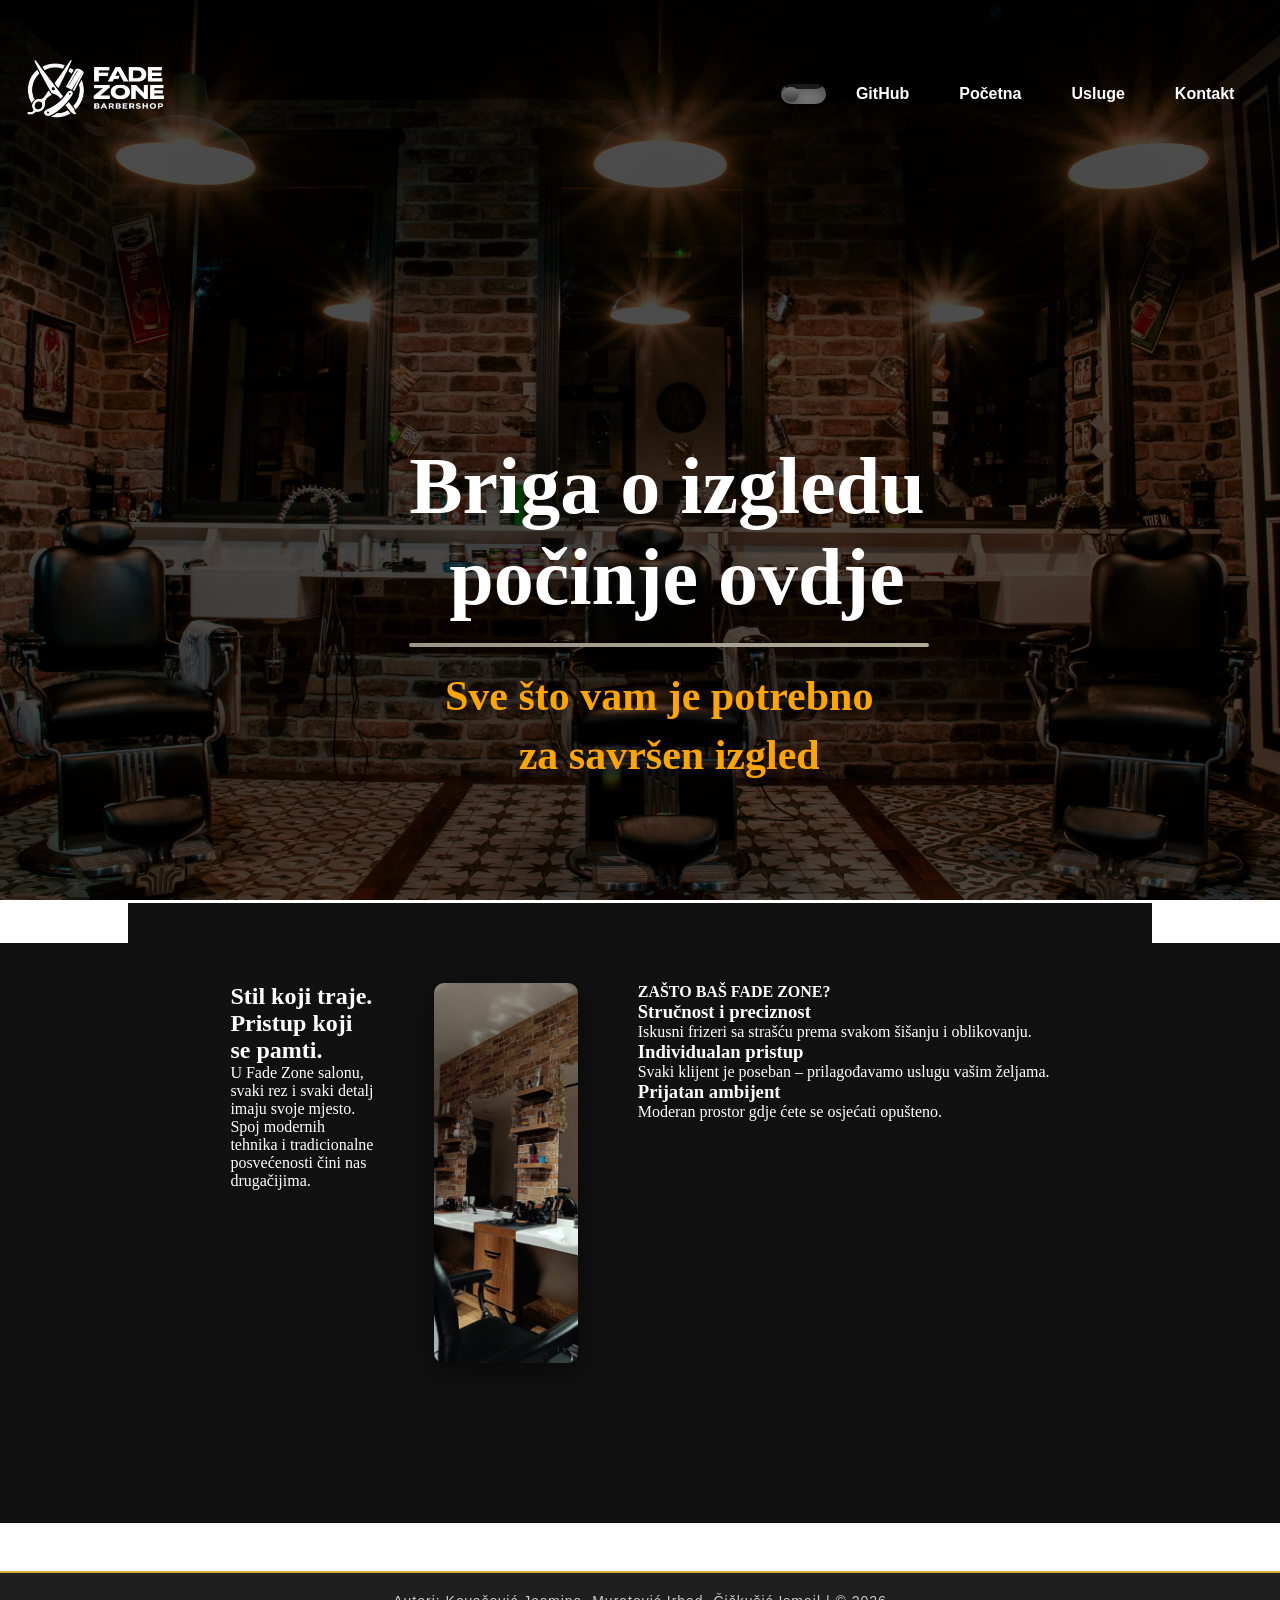
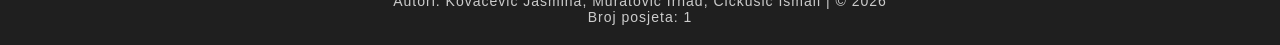
<file: index.html>
<!DOCTYPE html>

<html lang='bs'>
    <head>
        <meta charset='UTF-8'>
        <link rel="stylesheet" href="css/tptpstil.css">
        <meta name="viewport" content="width=device-width, initial-scale=1.0">
        <title>Fade Zone</title>
    </head>


    <body>
        <nav>
            <div class="logo"><a href="index.html"><img src="images/logo5.png" alt="Fade Zone"></a></div>
            

            <ul class="lista">
                <input type="checkbox" id="tema">
                <label id="PrekidacLabel" for="tema"></label>
                <li><a href="https://github.com/ismailcickusic/Grupa39-TPTP-2026">GitHub</a></li>
                <li><a href="index.html">Početna</a></li>
                <li><a href="sadrzaj.html">Usluge</a></li>
                <li><a href="kontakt.html">Kontakt</a></li>
            </ul>
            <div class="menu-tipka">
                <img src="images/menu.png" alt="menu">
            </div>
        </nav>

        <div class="side-menu">
             <div class="close-btn">&times;</div>
            <ul>
                <input type="checkbox" id="tema">
                <label id="PrekidacLabel" for="tema"></label>
                <li><a href="https://github.com/ismailcickusic/Grupa39-TPTP-2026">GitHub</a></li>
                <li><a href="index.html">Početna</a></li>
                <li><a href="sadrzaj.html">Usluge</a></li>
                <li><a href="kontakt.html">Kontakt</a></li>
            </ul>  
        </div>
        
            <section class="hero">
        <div class="overlay">
            <div class="hero-text">
                <h1> Briga o izgledu <br>
                    <span class="desno">počinje ovdje</span>
                </h1>
                <div class="linija"></div>
                <p>Sve što vam je potrebno <br>
                    <span class="desno1">za savršen izgled</span>
                </p>
            </div>
        </div>
    </section>
         <section class="about-section">
        <div class="about-section">

            <div class="about-left">
                <h2>Stil koji traje.<br>
                    <span> Pristup koji se pamti.</span>
                </h2>

                <p>
                    U Fade Zone salonu, svaki rez i svaki detalj<br>
                    imaju svoje mjesto.<br>
                    Spoj modernih tehnika i tradicionalne <br>
                    posvećenosti čini nas drugačijima.
                </p>
            </div>
            <div class="about-image">
                <img src="images/pocetna kartica.png" alt="Barber">
            </div>
            <div class="about-right">
                <h4>ZAŠTO BAŠ FADE ZONE?</h4>
                <h3>Stručnost i preciznost</h3>
                <p>Iskusni frizeri sa strašću prema svakom šišanju i oblikovanju.</p>

                <h3>Individualan pristup</h3>
                <p>Svaki klijent je poseban – prilagođavamo uslugu vašim željama.</p>

                <h3>Prijatan ambijent</h3>
                <p>Moderan prostor gdje ćete se osjećati opušteno.</p>
            </div>

        </div>
    </section>
        <footer class="kontakti-footer">
        <p>Autori: Kovačević Jasmina, Muratović Irhad, Čičkušić Ismail | &copy; 2026 <br></p>
        <p>Broj posjeta: <span id="brojac">0</span></p>
    </footer>



        <script src="js/tptpskripte.js"></script>
    </body>

</html>
</file>
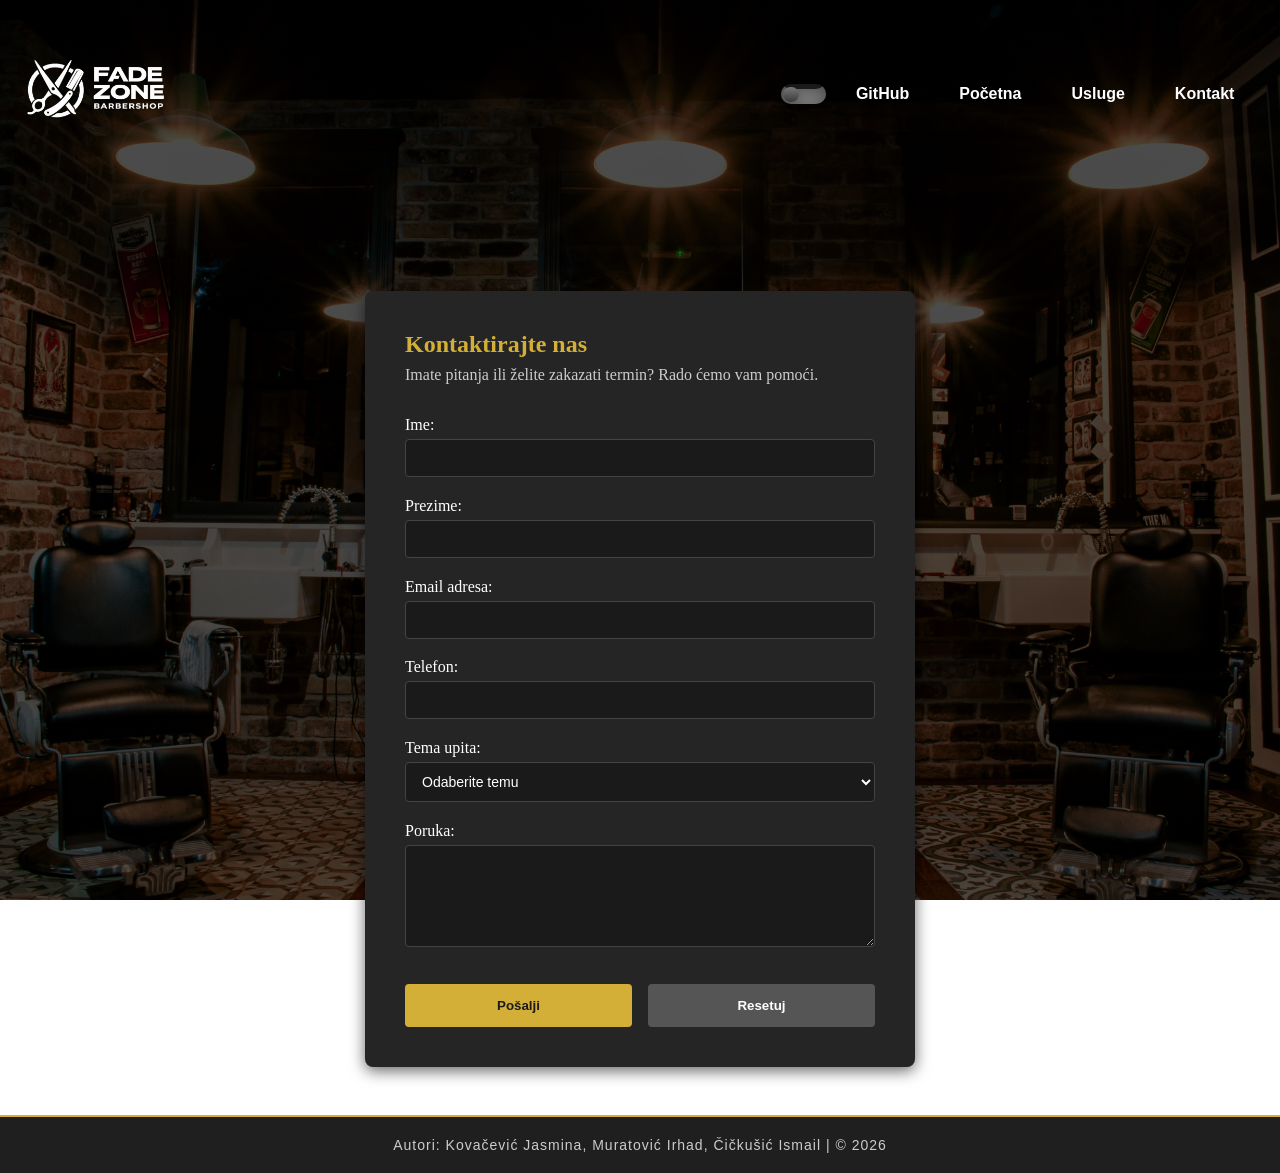
<file: kontakt.html>
<!DOCTYPE html>
<html lang="bs">
<head>
    <meta charset="UTF-8">
    <meta name="viewport" content="width=device-width, initial-scale=1.0">
    <title>Kontakt - Fade Zone</title> 
    <!-- Učitavanje eksternog CSS fajla za stilizovanje stranice -->
    <link rel="stylesheet" href="css/tptpstil.css">
    <!-- Učitavanje eksternog JS fajla; defer znači da se skripta izvršava tek nakon što se HTML u potpunosti učita -->
    <script src="js/tptpskripte.js" defer></script>
</head>
<body>

        <nav>
            <div class="logo"><a href="index.html"><img src="images/logo5.png" alt="Fade Zone"></a></div>
            

            <ul class="lista">
                <input type="checkbox" id="tema">
                <label id="PrekidacLabel" for="tema"></label>
                <li><a href="https://github.com/ismailcickusic/Grupa39-TPTP-2026">GitHub</a></li>
                <li><a href="index.html">Početna</a></li>
                <li><a href="sadrzaj.html">Usluge</a></li>
                <li><a href="kontakt.html" class="aktivna">Kontakt</a></li>
            </ul>
            <div class="menu-tipka">
                <img src="images/menu.png" alt="menu">
            </div>
        </nav>

    <div class="side-menu">
             <div class="close-btn">&times;</div>
            <ul>
                <input type="checkbox" id="tema">
                <label id="PrekidacLabel" for="tema"></label>
                <li><a href="https://github.com/ismailcickusic/Grupa39-TPTP-2026">GitHub</a></li>
                <li><a href="index.html">Početna</a></li>
                <li><a href="sadrzaj.html">Usluge</a></li>
                <li><a href="kontakt.html">Kontakt</a></li>
            </ul>       
    </div>

    <main>
        <!-- Glavna sekcija stranice koja sadrži kontakt formu -->
        <section class="kontakt-sekcija">
            <h1>Kontaktirajte nas</h1>
            <p>Imate pitanja ili želite zakazati termin? Rado ćemo vam pomoći.</p>
 <!-- Kontakt forma; novalidate onemogućava preglednikovu automatsku validaciju, jer se validacija radi kroz JS -->
            <form id="kontaktForma" novalidate>
                <!-- Polja za unos ličnih podataka: ime, prezime, email i telefon -->
                <!-- Svako polje ima label, input i span za prikaz greške u slučaju neispravnog unosa -->
                <div class="forma-grupa">
                    <label  class="contact-field" for="ime">Ime:</label>
                    <input type="text" id="ime" name="ime">
                    <span class="greska-poruka" id="imeGreska"></span>
                </div>

                <div class="forma-grupa">
                    <label  class="contact-field"for="prezime">Prezime:</label>
                    <input type="text" id="prezime" name="prezime">
                    <span class="greska-poruka" id="prezimeGreska"></span>
                </div>

                <div class="forma-grupa">
                    <label class="contact-field" for="email">Email adresa:</label>
                    <input type="text" id="email" name="email">
                    <span class="greska-poruka" id="emailGreska"></span>
                </div>

                <div class="forma-grupa">
                    <label class="contact-field" for="telefon">Telefon:</label>
                    <input type="text" id="telefon" name="telefon">
                    <span class="greska-poruka" id="telefonGreska"></span>
                </div>
                
                 <!-- Padajući meni za odabir teme upita -->
                <div class="forma-grupa">
                    <label class="contact-field" for="pitanje">Tema upita:</label>
                    <select id="pitanje" name="pitanje">
                        <option value="">Odaberite temu</option>
                        <option value="upit">Opći upit</option>
                        <option value="rezervacija">Rezervacija termina</option>
                        <option value="pritužbe">Pohvale i pritužbe</option>
                    </select>
                    <span class="greska-poruka" id="pitanjeGreska"></span>
                </div>

                 <!-- Textarea za unos slobodnog teksta poruke -->
                <div class="forma-grupa">
                    <label class="contact-field" for="poruka">Poruka:</label>
                    <textarea id="poruka" name="poruka" rows="5"></textarea>
                    <span class="greska-poruka" id="porukaGreska"></span>
                </div>

                 <!-- Dugmad za slanje i resetovanje forme -->
                <div class="forma-dugmad">
                    <button type="submit">Pošalji</button>
                    <button type="reset" id="resetDugme">Resetuj</button>
                </div>
            </form>

             <!-- Kontejner koji je inicijalno skriven; prikazuje se kroz JS nakon uspješnog slanja forme -->
            <div id="uspjesnaPoruka" class="uspjeh-kontejner" style="display: none;"></div>
        </section>
    </main>

    <!-- Footer sa imenima autora i godinom -->
    <footer class="kontakti-footer">
        <p>Autori: Kovačević Jasmina, Muratović Irhad, Čičkušić Ismail | &copy; 2026</p>
    </footer>

    
</body>
</html>
</file>
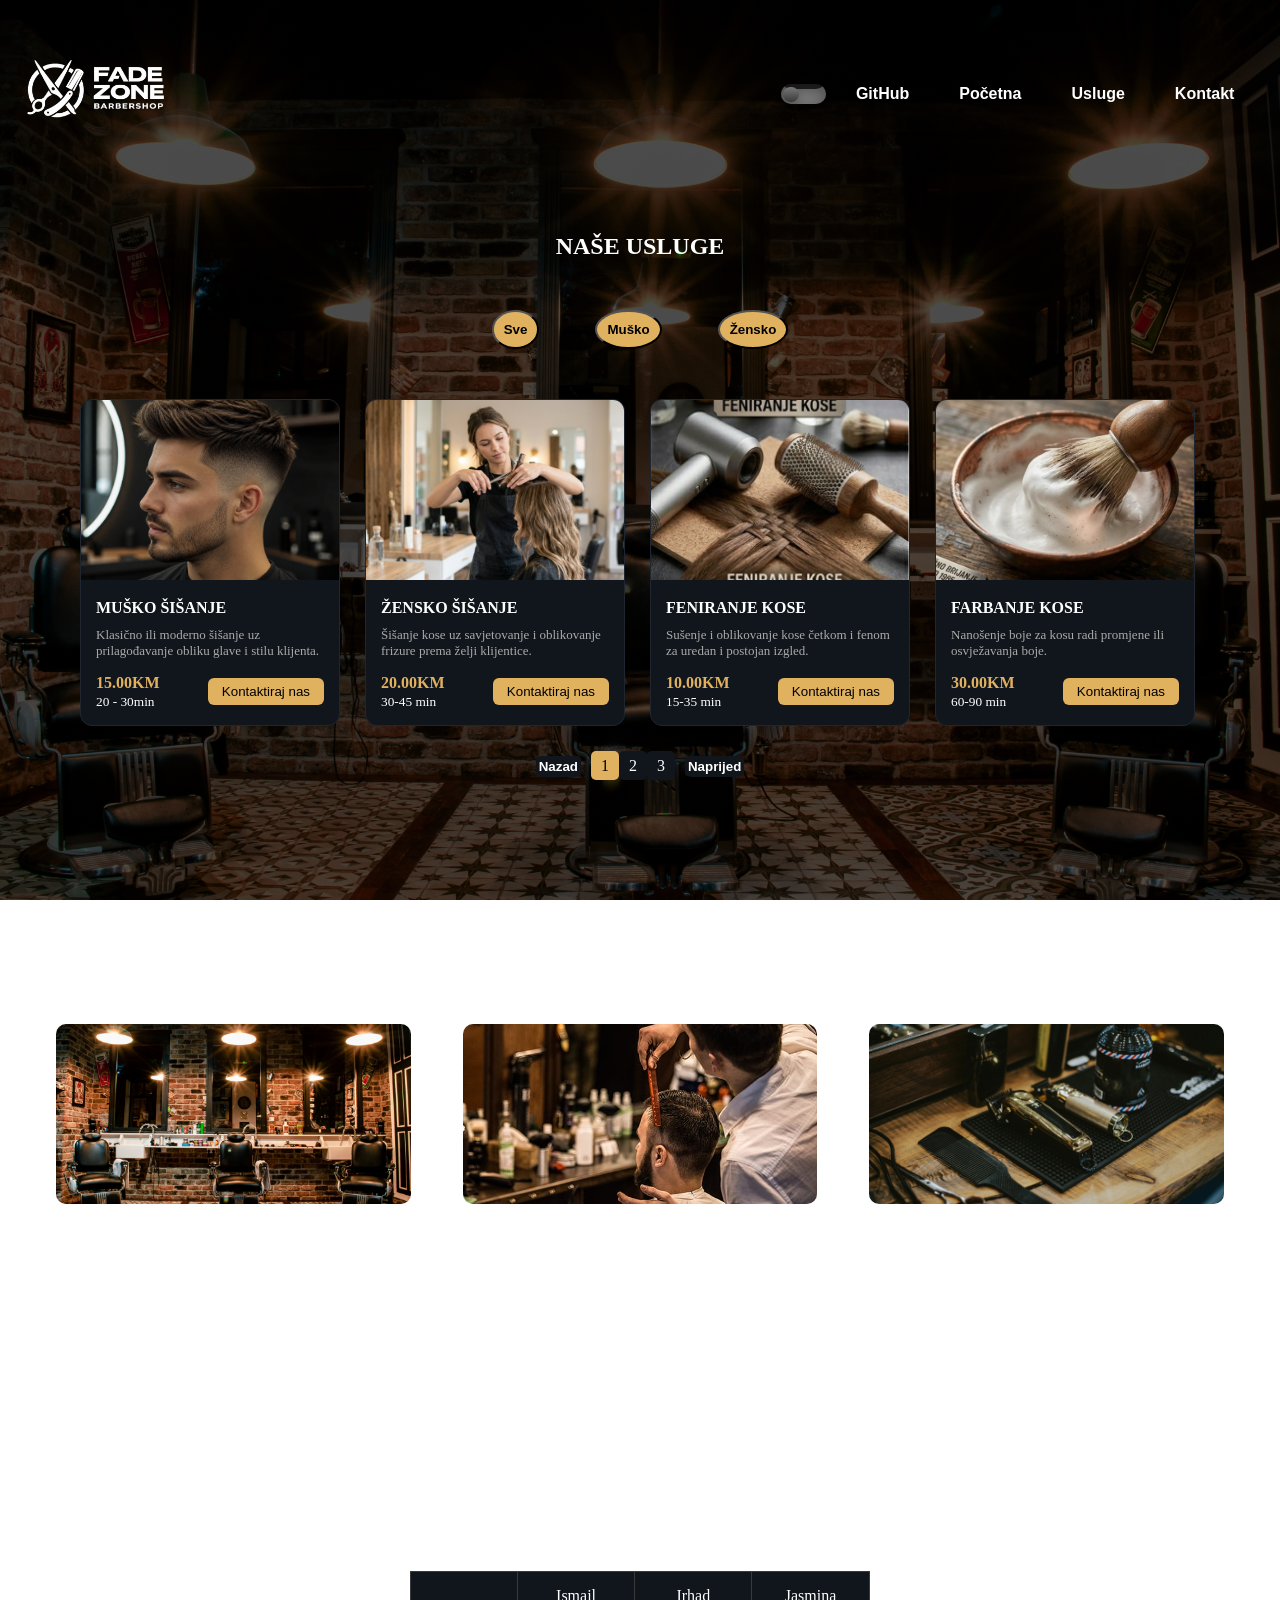
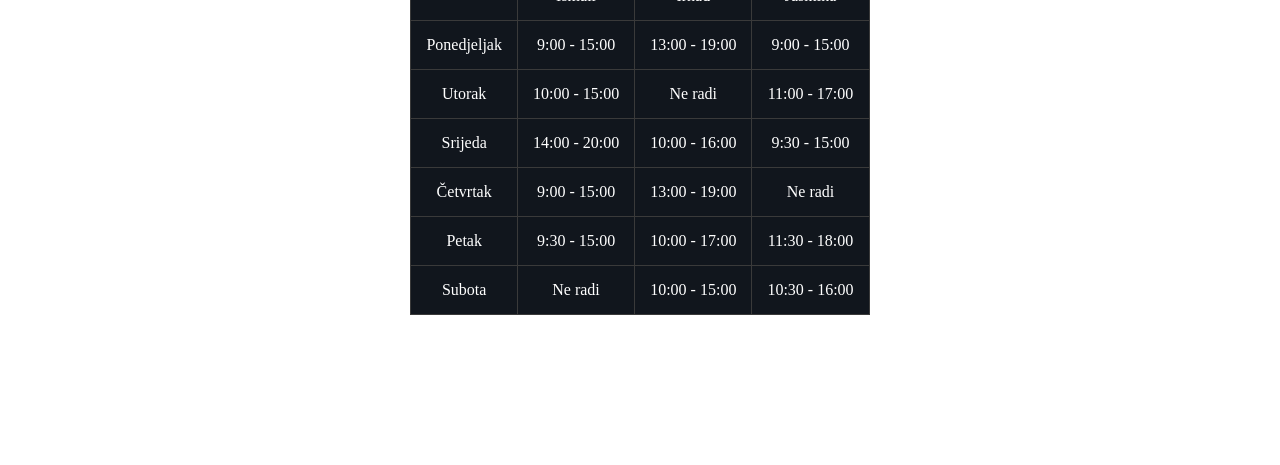
<file: sadrzaj.html>
<!DOCTYPE html>

<html lang='bs'>
    <head>
        <meta charset='UTF-8'>
        <link rel="stylesheet" href="css/tptpstil.css">
        <meta name="viewport" content="width=device-width, initial-scale=1.0">
        <title>Fade Zone</title>
    </head>


    <body>
          <nav>
            <div class="logo"><a href="index.html"><img src="images/logo5.png" alt="Fade Zone"></a></div>

            <ul class="lista">
                <input type="checkbox" id="tema">
                <label id="PrekidacLabel" for="tema"></label>
                <li><a href="https://github.com/ismailcickusic/Grupa39-TPTP-2026">GitHub</a></li>
                <li><a href="index.html">Početna</a></li>
                <li><a href="sadrzaj.html">Usluge</a></li>
                <li><a href="kontakt.html">Kontakt</a></li>
            </ul>
            <div class="menu-tipka">
                <img src="images/menu.png" alt="menu">
            </div>
        </nav>

        
         <div class="side-menu">
             <div class="close-btn">&times;</div>
            <ul>
                <input type="checkbox" id="tema">
                <label id="PrekidacLabel" for="tema"></label>
                <li><a href="https://github.com/ismailcickusic/Grupa39-TPTP-2026">GitHub</a></li>
                <li><a href="index.html">Početna</a></li>
                <li><a href="sadrzaj.html">Usluge</a></li>
                <li><a href="kontakt.html">Kontakt</a></li>
            </ul>
        </div>
        
        <section class="usluge">
            <h1>NAŠE USLUGE</h1>

            
            <div id="filteri">
                <button data-filter="sve">Sve</button>
                <button data-filter="musko">Muško</button>
                <button data-filter="zensko">Žensko</button>
            </div>
            
            <div id="lista-opcija" class="opcije"></div>
            
                <div class="numerisanje">
                    <button id="nazadBtn">Nazad</button>
                         <div id="brojStranice"></div>
                    <button id="naprijedBtn">Naprijed</button>
                </div>
        </section>


        <section class="galerija">
            <h1>NAŠ SALON</h1>

            <ul class="galerija-lista">

                <li>
                    <img src="images/pozadinaa.jpg" alt="Enterijer salona">

                    <ul>
                        <li>Moderan i čist enterijer</li>
                        <li>Udobna radna mjesta</li>
                        <li>Profesionalna oprema</li>
                    </ul>
                </li>

                <li>
                    <img src="images/salon2.jpg" alt="Rad u salonu">

                    <ul>
                        <li>Individualan pristup klijentima</li>
                        <li>Precizno šišanje i stilizovanje</li>
                        <li>Prijatna atmosfera</li>
                    </ul>
                </li>

                <li>
                    <img src="images/salon3.jpg" alt="Detalji salona">

                    <ul>
                        <li>Visok nivo higijene</li>
                        <li>Profesionalni proizvodi</li>
                        <li>Usluga na vrhunskom nivou</li>
                    </ul>
                    </li>
        </ul>
        </section>


        <div class="radno-vrijeme">
            <h1>RADNO VRIJEME</h1>

            <table>
                <tr>
                    <td></td>       
                    <td>Ismail</td>
                    <td>Irhad</td>
                    <td>Jasmina</td>
                </tr>
                <tr>
                    <td>Ponedjeljak</td>       
                    <td>9:00 - 15:00</td>
                    <td>13:00 - 19:00</td>
                    <td>9:00 - 15:00</td>
                </tr>
                <tr>
                    <td>Utorak</td>       
                    <td>10:00 - 15:00</td>
                    <td>Ne radi</td>
                    <td>11:00 - 17:00</td>
                </tr>
                <tr>
                    <td>Srijeda</td>       
                    <td>14:00 - 20:00</td>
                    <td>10:00 - 16:00</td>
                    <td>9:30 - 15:00</td>
                </tr>
                <tr>
                    <td>Četvrtak</td>       
                    <td>9:00 - 15:00</td>
                    <td>13:00 - 19:00</td>
                    <td>Ne radi</td>
                </tr>
                <tr>
                    <td>Petak</td>       
                    <td>9:30 - 15:00</td>
                    <td>10:00 - 17:00</td>
                    <td>11:30 - 18:00</td>
                </tr>
                <tr>
                    <td>Subota</td>       
                    <td>Ne radi</td>
                    <td>10:00 - 15:00</td>
                    <td>10:30 - 16:00</td>
                </tr>
            </table>
        </div>


        

    <button id="vrati">⬆</button>

        <script src="js/tptpskripte.js"></script>
    </body>

</html>
</file>
<file: css/tptpstil.css>
*{
    margin: 0;
    padding: 0;
    box-sizing: border-box;
}
:root {
    --primary-color: #d4af37;
    --dark-bg: #1a1a1a;
    --white: #ffffff;
    --text-color: #cccccc;
    --error-color: #e74c3c;
    --success-color: #2ecc71;
    --tekst-boja: white;
    --pozadina: #e0b15f;
    --pozadina-kartice: #11161d;
    --pozadina-galerije: rgba(255, 255, 255, 0.12);
    --boja: black;
    --boja-slike: rgba(0, 0, 0, 0.7);
    --about-section: #111;
    --footer: rgba(20, 20, 20, 0.95);
    --background: #252525;
}

body.light{
  --text-color: black;
  --background: rgb(253, 237, 237);
  --tekst-boja: black;
  --pozadina: #e0b15f;
  --pozadina-kartice: #e7e9ec;
  --pozadina-galerije: rgba(236, 227, 227, 0.977);
  --boja: white;
  --boja-slike: rgba(0, 0, 0, 0.3);
  --about-section: rgb(241, 236, 236);
  --dark-bg: rgb(254, 234, 234);
  --footer: rgba(254, 239, 239, 0.95);
}


body{
    background-image: linear-gradient(
      var(--boja-slike),
      var(--boja-slike)
    ), url("../images/pozadinaa.jpg");
    background-size: cover;
    background-position: center;
    background-repeat: no-repeat;
    background-attachment: fixed;
    height: 100%;
}

nav {
    
    display:flex;
    align-items: center;
    justify-content: space-between;
    background-color: rgba(41, 41, 41, 0);
    width: 100%;
    margin-top: 2%;
    font-family:Arial, Helvetica, sans-serif;
}

.logo{
    
    margin: 0;
    padding: 0;
}

.logo img{
    width: 200px;
    height: auto;
    cursor: pointer;
    margin: 0;
}
.lista{
    display:flex;
    align-items: center;
    justify-content: space-between;
    list-style: none;
    padding: 0;
    overflow-x: 0;
    margin-right: 2%;
    gap: 10px;
    
}
.lista li {
    margin:0;
    padding: 10px 20px;
}
.lista a{
    text-decoration: none;
    font-weight: bold;
    color: white;
}

.lista li:hover{
    background-color: var(--pozadina);
    transition: 0.5s ease;
}


 #PrekidacLabel{
    width: 45px;
    height: 20px;
    position: relative;
    background: #242424;
    border-radius: 20px;
    box-shadow: inset 0px 5px 15px rgba(0,0,0,0.4), inset 0px -15px rgba(255,255,255,0.4);
    cursor: pointer;
    transition: 0.3s;
    flex-shrink: 0;
}
#PrekidacLabel:after{
    content: "";
    width:37%;
    height: 15px;
    position: absolute;
    top:3px;
    left: 4%;
    background: linear-gradient(180deg, #777, #3a3a3a);
    border-radius:15px;
    box-shadow: 0px 5px 10px rgba(0,0,0,0.2);
    transition: 0.3s;
}
#tema{
    width: 0;
    height:0;
    visibility: hidden;
    transition: 0.3s;
}

#tema:checked + #PrekidacLabel{
    background: white;
    transition: 0.3s;
}

#tema:checked + #PrekidacLabel:after{
    left:92%;
    transform: translateX(-100%);
    background: linear-gradient(180deg, #ffcc89, #d8860b);
    transition: 0.3s;
}




.usluge {
  padding: 40px;
  max-width: 1200px;
  align-items: center;
  margin: auto;

}
.usluge h1{
  padding: 30px;
  color: white;
  text-align: center;
}

.opcije {
  display: grid;
  grid-template-columns: repeat(auto-fit, minmax(260px, 260px));
  gap: 25px;
  margin-top:50px;
}

.kartica {
  background: var(--pozadina-kartice);
  border-radius: 12px;
  overflow: hidden;
  transition: 0.3s;
  border: 1px solid #1f2630;
}

.kartica:hover {
  transform: translateY(-5px);
}

.kartica img {
  width: 100%;
  height: 180px;
  object-fit: cover;
}

.sadrzaj-kartice {
  padding: 15px;
}

.kartica h3 {
  color: var(--tekst-boja);
  font-size: 16px;
  margin: 0 0 10px;
}

.kartica p {
  font-size: 13px;
  color: #aaa;
}

.donjiDioKartice {
  display: flex;
  justify-content: space-between;
  align-items: center;
  margin-top: 15px;
  color: var(--tekst-boja);
}

.cijena {
  color: var(--pozadina);
  font-weight: bold;
}

#kontakt {
  background: var(--pozadina);
  border: none;
  padding: 6px 14px;
  border-radius: 6px;
  cursor: pointer;
  transition: transform 0.3s ease;
}
#kontakt:hover{
  transform: scale(1.05);
}

.numerisanje {
  display: flex;
  justify-content: center;
  align-items: center;
  margin-top: 30px;
  gap: 10px;
}

.numerisanje button {
  background: var(--pozadina-kartice);
  color: var(--tekst-boja);
  border-radius: 15%;
  font-weight: bold;
  padding: 3px;
  border: none;
}
.numerisanje button:hover{
  transform: scale(1.05);
}
.broj-stranice {
  padding: 6px 10px;
  background: var(--pozadina-kartice);
  color: var(--tekst-boja);
  border-radius: 5px;
  cursor: pointer;
}

.broj-stranice.active {
  background: #e0b15f;
  color: var(--boja);
}

#filteri {
  display: flex;
  justify-content: center;
  align-items: center;
  margin-top: 20px;
  gap: 5%;
}

#filteri button {
  background: var(--pozadina);
  color: black;
  border-radius: 100%;
  font-weight: bold;
  padding: 10px;
}
#filteri button:hover{
  transform: scale(1.05);
}



.galerija{
  align-items: center;
  margin-top: 5%;
  padding: 40px;
  background: transparent;
  margin-bottom: 100px;
  
}
.galerija h1{
  padding: 30px;
  color: white;
  text-align: center;
}

.galerija h2 {
  margin-bottom: 20px;
}

.galerija-lista {
  display: grid;
  grid-template-columns: repeat(auto-fit, minmax(250px, 1fr));
  gap: 20px;
  list-style: none;
  padding: 0;
}

.galerija-lista li {
  background: var(--pozadina-galerije);
  backdrop-filter: blur(10px);
  -webkit-backdrop-filter: blur(10px);

  border-radius: 12px;
  padding: 15px;
  border: 1px solid rgba(255,255,255,0.2);
  color: var(--tekst-boja);
}
.galerija-lista img:hover{
  transform: scale(1.05);
}
.galerija-lista img {
  width: 100%;
  height: 180px;
  object-fit: cover;
  border-radius: 10px;
  margin-bottom: 10px;
}

.galerija-lista ul {
  padding-left: 18px;
  margin: 0;
}

.galerija-lista ul li {
  background: none;
  padding: 3px 0;
  border: none;
  backdrop-filter: none;
}






.radno-vrijeme{
  align-items:center;
  text-align:center;
  margin-top: 10%;
  margin-bottom: 150px;
}

.radno-vrijeme h1{
 color: white;
 text-align: center;
 padding: 30px;
}
.radno-vrijeme table{
  align-items: center;
  color: var(--tekst-boja);
  background-color: var(--pozadina-kartice);
  margin: 0 auto;
border-collapse: collapse;

}
.radno-vrijeme table tr td{
  padding: 15px;
  border: 1px solid #3a3a3a;
  
}

#vrati {
  z-index: 999;
  position: fixed;
  bottom: 20px;
  right: 20px;
  display: none; 
  padding: 10px 15px;
  font-size: 18px;
  border-radius: 100%;
  background-color: var(--pozadina);
  cursor: pointer;
}




.hero {
    height: 100vh;
    display: flex;
    align-items: center;
}

.overlay {
    width: 100%;
    height: 100%;
    background: rgba(0, 0, 0, 0);
    display: flex;
    justify-content: center;
    align-items: center;
}

.hero-text {
    color: white;
    margin-left: 3%;
    max-width: 500px;
}

.hero-text h1 {
    font-size: 80px;
    margin-top: auto;
    white-space: nowrap;
}

.hero-text p {
    font-size: 42px;
    line-height: 1.4;
    color: orange;
    opacity: 1;
    font-weight: bold;
    white-space: nowrap;
    text-align: center;
}

.linija {
    width: 520px;
    height: 4px;
    background: linear-gradient(to right, rgb(155, 149, 137), rgb(175, 172, 149));
    border-radius: 2px;
    margin: 20px 0;
}

.desno {
    display: inline-block;
    margin-left: 40px;
}

.desno1 {
    display: inline-block;
    margin-left: 20px;
}
.about-section {
    display: flex;
    align-items: flex-start;
    justify-content: space-between;
    gap: 60px;
    background-color: var(--about-section);
    color: var(--tekst-boja);
    padding: 80px 10%;
    margin-top: -120px;
    width: 100%;
}

.about-left {
    flex: 1;
    padding-right: -50px;

}
.about-image {
    flex: 1;
    text-align: center;
    display: flex;
}

.about-image img {
    width: 100%;
    max-width: 400px;
    height: 380px;
    object-fit: cover;
    box-shadow: 0 10px 30px rgba(0, 0, 0, 0.5);
    border-radius: 10px;
    transition: all 2s ease;
}

.about-image img:hover {
    transform: scale(1.05);
    box-shadow: 0 20px 50px rgba(0, 0, 0, 0.8),
        0 0 15px rgba(255, 140, 0, 0.4);
}




/* KONTAKT SEKCIJA - glavni kontejner forme  */
/* Centrira sadržaj, postavlja maksimalnu širinu, pozadinu i sjenu */
.kontakt-sekcija {
    max-width: 550px;
    margin: 3rem auto;
    background-color: var(--background);
    padding: 2.5rem;
    border-radius: 8px;
    box-shadow: 0 4px 15px rgba(0, 0, 0, 0.6);
}
/* Naslov i podnaslov kontakt sekcije */
.kontakt-sekcija h1 {
    color: var(--primary-color, #d4af37);
    margin-bottom: 0.5rem;
}

.kontakt-sekcija p {
    color: var(--text-color);
    margin-bottom: 2rem;
}
/*FORMA GRUPA - wrapper za svako polje forme */
/* Slaže label i input vertikalno jedan ispod drugog */
.forma-grupa {
    display: flex;
    flex-direction: column; 
    align-items: flex-start; 
    margin-bottom: 15px; 
    width: 100%; 
}
/* Stilizovanje labela unutar forme */
.forma-grupa label {
    display: block; 
    margin-bottom: 5px; 
    color: var(--tekst-boja);
    position: relative; 
    left: auto;
    white-space: nowrap;
}
/* INPUT POLJA - zajednički stilovi za input, select i textarea*/
/* Sva polja dobijaju istu širinu, padding, pozadinu i border */
.forma-grupa input,
.forma-grupa select,
.forma-grupa textarea {
    width: 100%;
    padding: 10px 12px;
    background-color: var(--dark-bg);
    border: 1px solid #444;
    border-radius: 4px;
    color: var(--tekst-boja);
    font-size: 14px;
    box-sizing: border-box;
}
/* Stilizovanje opcija unutar padajućeg menija */
.forma-grupa select option {
    background-color: var(--dark-bg);
    color: var(--tekst-boja);
}
/* Zlatni border kada je polje aktivno (fokusirano) */
.forma-grupa input:focus, 
.forma-grupa select:focus, 
.forma-grupa textarea:focus {
    border-color: var(--primary-color, #d4af37);
    outline: none;
}

/*VALIDACIJA - poruke o greškama i neispravnim poljima  */
/* Crvena poruka o grešci ispod polja */
.greska-poruka {
    color: var(--error-color, #e74c3c);
    font-size: 0.8rem;
    margin-top: 0.3rem;
    display: block;
}
/* Crveni border na polju koje nije ispravno popunjeno */
.neispravno {
    border-color: var(--error-color, #e74c3c) !important;
}
/* USPJEŠNA PORUKA - prikazuje se nakon slanja forme  */
/* Zeleni kontejner koji se pojavljuje kada je forma uspješno poslana */o */
.uspjeh-kontejner {
    background-color: rgba(46, 204, 113, 0.15);
    border: 1px solid var(--success-color, #2ecc71);
    color: var(--success-color, #2ecc71);
    padding: 1rem;
    border-radius: 4px;
    margin-top: 1.5rem;
    text-align: center;
    font-weight: bold;
}
/*DUGMAD FORME*/
/* Wrapper koji slaže dugmad horizontalno uz razmak između njih */
/* Dugmad forme */
.forma-dugmad {
    display: flex;
    gap: 1rem;
    margin-top: 2rem;
}
/* Zajednički stilovi za oba dugmeta - jednaka širina i hover animacija */
.forma-dugmad button {
    flex: 1;
    padding: 0.9rem;
    border: none;
    border-radius: 4px;
    font-weight: bold;
    cursor: pointer;
    transition: background-color 0.3s ease;
}
/* Dugme za slanje - zlatna pozadina, tamniji hover efekat */
.forma-dugmad button[type="submit"] {
    background-color: var(--primary-color, #d4af37);
    color: #1a1a1a;
}

.forma-dugmad button[type="submit"]:hover {
    background-color: #e5be3c;
}
/* Dugme za resetovanje - siva pozadina, svjetliji hover efekat */
.forma-dugmad button[type="reset"] {
    background-color: #555555;
    color: var(--white, #ffffff);
}

.forma-dugmad button[type="reset"]:hover {
    background-color: #777777;
}

/* Forsira ispravno prikazivanje input polja unutar main taga (sprječava nasljeđivanje neželjenih stilova) */
main input,
main select,
main textarea {
    width: 100% !important;
    height: auto !important;
    visibility: visible !important;
}
/* Razmak na vrhu kako sadržaj ne bi bio prekriven navigacijom */
main {
    padding-top: 80px;
}
/*  CONTACT FIELD - labele sa posebnim ponašanjem*/
/* Resetuje naslijeđene stilove labela i uklanja pseudo-element ::after */
.contact-field {
    margin: 0;
    background: none;
    border-radius: 0;
    box-shadow: none;
    cursor: pointer;
    transition: 0.3s;
    flex-shrink: 0;
}

.contact-field::after {
    display: none;
} 
/*FOOTER */
/* Tamna pozadina sa zlatnom gornjom linijom kao dekorativnim akcentom */
.kontakti-footer {
    background-color: var(--footer);
    border-top: 2px solid #d4af37;
    padding: 20px 40px;
    text-align: center;
    margin-top: 3rem;
}
/* Stilizovanje teksta u footeru */
.kontakti-footer p {
    color: var(--text-color);
    font-size: 14px;
    font-family: Arial, Helvetica, sans-serif;
    letter-spacing: 1px;
}


.menu-tipka {
    display: none;
    cursor: pointer;
    align-items: center;
}
.menu-tipka img {
    width: 40px;
    height: auto;
}


.side-menu {
    position: fixed;
    top: 0;
    right: -250px;
    width: 250px;
    height: 100%;
    background-color: var(--pozadina-kartice);
    padding-top: 80px;
    transition: right 0.4s ease;
    z-index: 999;
}
.side-menu ul {
    list-style: none;
    padding: 0;
    margin: 0;
}
.side-menu li {
    padding: 20px;
    text-align: center;
}
.side-menu a {
    color: var(--tekst-boja);
    text-decoration: none;
    font-weight: bold;
}
.close-btn {
    position: absolute;
    top: 20px;
    right: 20px;
    font-size: 40px;
    color: var(--tekst-boja);
    cursor: pointer;
}
.close-btn:hover {
    color: gray;
}

@media (max-width: 900px) {

    .lista {
        display: none;  
    }
    .hero-text h1 {
        font-size: 50px;
        text-align: center;
    }

    .hero-text p {
        font-size: 28px;
        text-align: center;
    }

    .about-section {
        flex-direction: column;
        text-align: center;
        gap: 40px;
        padding: 40px 20px;
    }

    .about-left,
    .about-right {
        width: 100%;
    }

    .about-image img {
        width: 100%;
        max-width: 280px;
        height: 350px;
    }

    .about-right h4 {
        font-size: 28px;
    }

    .about-right p {
        font-size: 18px;
    }


    .menu-tipka {
        display: block; 
        margin-right: 20px;
    }

  #PrekidacLabel{
    display: block;
    width: 45px;
    height: 20px;
    margin: 0 auto;
    position: relative;
    background: #242424;
    border-radius: 20px;
    box-shadow: inset 0px 5px 15px rgba(0,0,0,0.4), inset 0px -15px rgba(255,255,255,0.4);
    cursor: pointer;
    transition: 0.3s;
    flex-shrink: 0;
}
#PrekidacLabel:after{
    content: "";
    width:37%;
    height: 15px;
    position: absolute;
    top:3px;
    left: 4%;
    background: linear-gradient(180deg, #777, #3a3a3a);
    border-radius:15px;
    box-shadow: 0px 5px 10px rgba(0,0,0,0.2);
    transition: 0.3s;
}
#tema{
    width: 0;
    height:0;
    visibility: hidden;
    transition: 0.3s;
}

#tema:checked + #PrekidacLabel{
    background: white;
    transition: 0.3s;
}

#tema:checked + #PrekidacLabel:after{
    left:92%;
    transform: translateX(-100%);
    background: linear-gradient(180deg, #ffcc89, #d8860b);
    transition: 0.3s;
}

}


@media (max-width: 600px) {

    .lista {
        display: none;  
    }

    .menu-tipka {
        display: block; 
        margin-right: 20px;
    }

  #PrekidacLabel{
    display: block;
    width: 45px;
    height: 20px;
    margin: 0 auto;
    position: relative;
    background: #242424;
    border-radius: 20px;
    box-shadow: inset 0px 5px 15px rgba(0,0,0,0.4), inset 0px -15px rgba(255,255,255,0.4);
    cursor: pointer;
    transition: 0.3s;
    flex-shrink: 0;
}
#PrekidacLabel:after{
    content: "";
    width:37%;
    height: 15px;
    position: absolute;
    top:3px;
    left: 4%;
    background: linear-gradient(180deg, #777, #3a3a3a);
    border-radius:15px;
    box-shadow: 0px 5px 10px rgba(0,0,0,0.2);
    transition: 0.3s;
}
#tema{
    width: 0;
    height:0;
    visibility: hidden;
    transition: 0.3s;
}

#tema:checked + #PrekidacLabel{
    background: white;
    transition: 0.3s;
}

#tema:checked + #PrekidacLabel:after{
    left:92%;
    transform: translateX(-100%);
    background: linear-gradient(180deg, #ffcc89, #d8860b);
    transition: 0.3s;
}



.about-right {
    flex: 1;
    padding-left: 40px;
}

.about-left h2 {
    color: var(--tekst-boja);
    letter-spacing: 2px;

}

.about-left h2 {
    font-size: 32px;
    margin: 15px 0;
}

.about-right h3 {
    margin-top: 15px;
}

.about-right h4 {
    color: rgb(253, 152, 0);
    margin-top: 15px;
}

.about-left h2 {
    color: orange;
    font-size: 24px;
    line-height: 1.3;
    margin-bottom: 40px;
    margin-top: -30px;
}

.about-left p {
    font-size: 20px;
    color: var(--text-color);
    line-height: 1.6;
    max-width: 400px;
    font-weight: 1000;
    white-space: normal;

}

.about-right h4 {
    color: orange;
    margin-bottom: 25px;
    margin-top: -30px;
    letter-spacing: 2px;
    font-weight: 1000;
    font-size: 24px;
    white-space: normal;

}

.about-right h3 {
    font-size: 20px;
    margin-top: 30px;
}

.about-right p {
    font-size: 20px;
    color: var(--text-color);
    line-height: 1.5;
    max-width: 300px;
}

.about-right h3+p {
    margin-bottom: 15px;
}

.linija{
    width: 100%;
}

.hero-text h1 {
    font-size: 35px;
    white-space: normal;
}

.hero-text p {
    font-size: 20px;
    white-space: normal;
}

}
</file>
